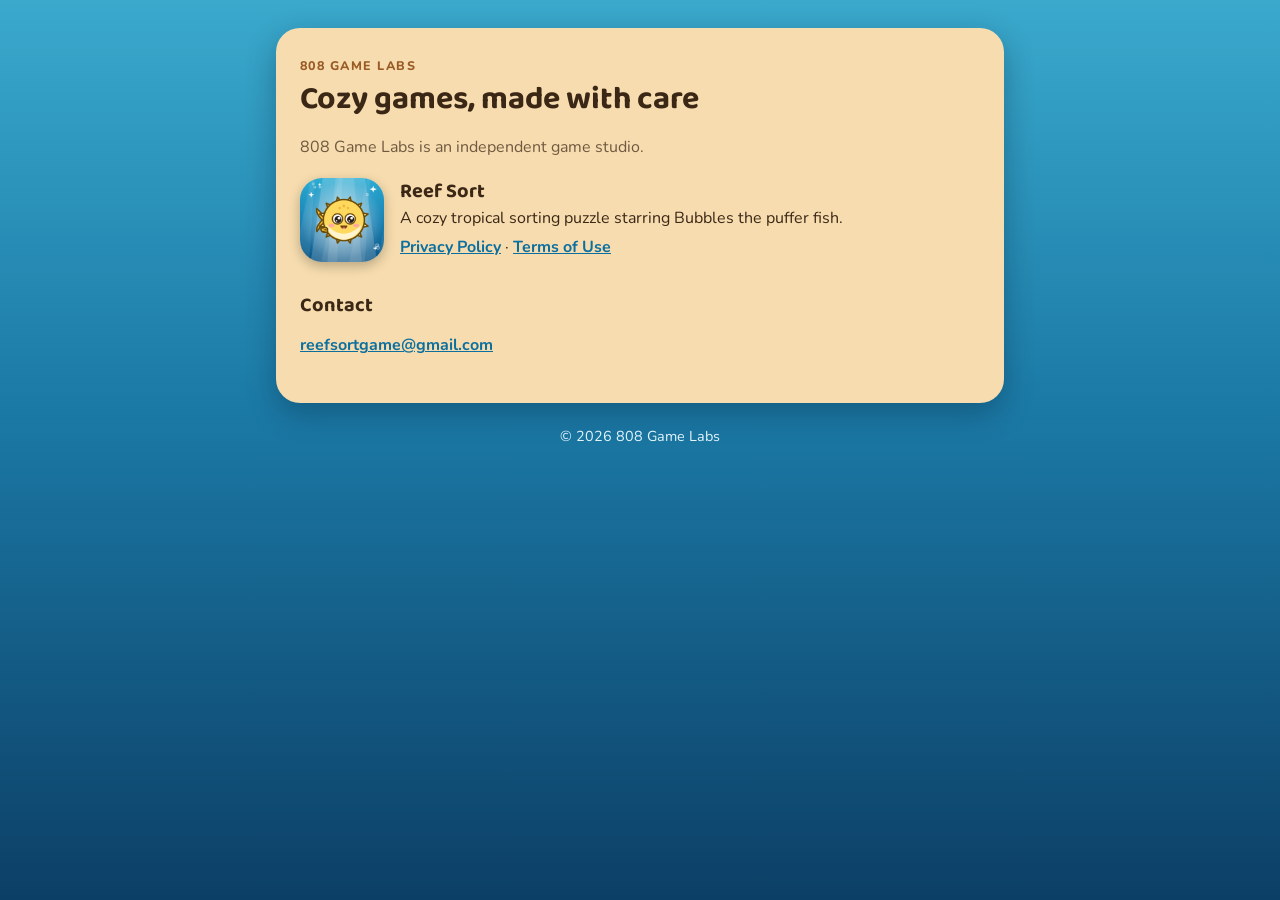
<file: index.html>
<!doctype html>
<html lang="en">
<head>
<meta charset="utf-8">
<meta name="viewport" content="width=device-width,initial-scale=1">
<title>808 Game Labs</title>
<link rel="preconnect" href="https://fonts.googleapis.com"><link href="https://fonts.googleapis.com/css2?family=Baloo+2:wght@800&family=Nunito:wght@600;700;800&display=swap" rel="stylesheet">
<link rel="stylesheet" href="style.css">
</head>
<body>
<main>
  <div class="card">
    <p class="eyebrow">808 Game Labs</p>
    <h1>Cozy games, made with care</h1>
    <p class="muted">808 Game Labs is an independent game studio.</p>
    <div class="app">
      <img src="reef-sort/icon.png" alt="Reef Sort app icon">
      <div>
        <h2 style="margin:0">Reef Sort</h2>
        <p style="margin:.2em 0">A cozy tropical sorting puzzle starring Bubbles the puffer fish.</p>
        <p style="margin:0"><a href="reef-sort/privacy/">Privacy Policy</a> · <a href="reef-sort/terms/">Terms of Use</a></p>
      </div>
    </div>
    <h2>Contact</h2>
    <p><a href="mailto:reefsortgame@gmail.com">reefsortgame@gmail.com</a></p>
  </div>
  <footer>© 2026 808 Game Labs</footer>
</main>
</body>
</html>
</file>
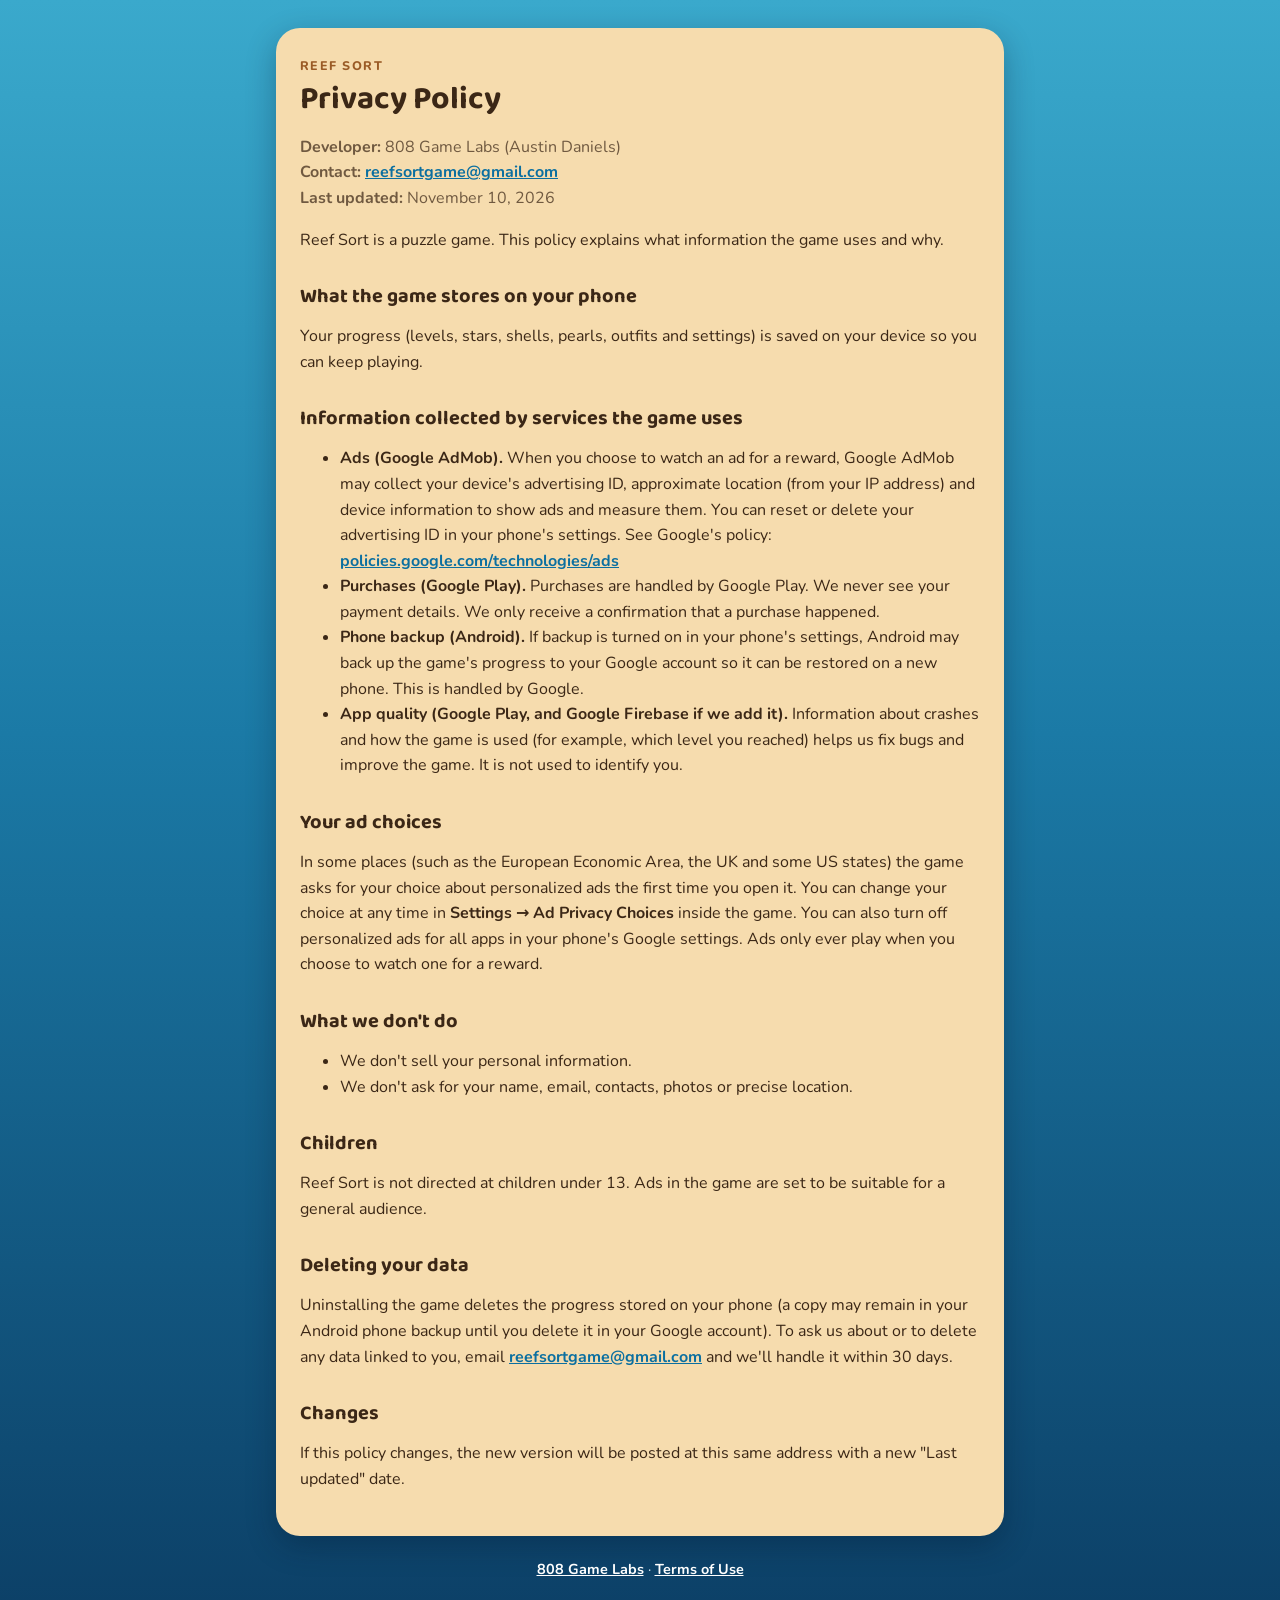
<file: reef-sort/privacy/index.html>
<!doctype html>
<html lang="en">
<head>
<meta charset="utf-8">
<meta name="viewport" content="width=device-width,initial-scale=1">
<title>Reef Sort Privacy Policy</title>
<link rel="preconnect" href="https://fonts.googleapis.com"><link href="https://fonts.googleapis.com/css2?family=Baloo+2:wght@800&family=Nunito:wght@600;700;800&display=swap" rel="stylesheet">
<link rel="stylesheet" href="../../style.css">
</head>
<body>
<main>
  <div class="card">
    <p class="eyebrow">Reef Sort</p>
    <h1>Privacy Policy</h1>
    <p class="muted"><b>Developer:</b> 808 Game Labs (Austin Daniels)<br>
    <b>Contact:</b> <a href="mailto:reefsortgame@gmail.com">reefsortgame@gmail.com</a><br>
    <b>Last updated:</b> November 10, 2026</p>

    <p>Reef Sort is a puzzle game. This policy explains what information the game uses and why.</p>

    <h2>What the game stores on your phone</h2>
    <p>Your progress (levels, stars, shells, pearls, outfits and settings) is saved on your device so you can keep playing.</p>

    <h2>Information collected by services the game uses</h2>
    <ul>
      <li><b>Ads (Google AdMob).</b> When you choose to watch an ad for a reward, Google AdMob may collect your device's advertising ID, approximate location (from your IP address) and device information to show ads and measure them. You can reset or delete your advertising ID in your phone's settings. See Google's policy: <a href="https://policies.google.com/technologies/ads">policies.google.com/technologies/ads</a></li>
      <li><b>Purchases (Google Play).</b> Purchases are handled by Google Play. We never see your payment details. We only receive a confirmation that a purchase happened.</li>
      <li><b>Phone backup (Android).</b> If backup is turned on in your phone's settings, Android may back up the game's progress to your Google account so it can be restored on a new phone. This is handled by Google.</li>
      <li><b>App quality (Google Play, and Google Firebase if we add it).</b> Information about crashes and how the game is used (for example, which level you reached) helps us fix bugs and improve the game. It is not used to identify you.</li>
    </ul>

    <h2>Your ad choices</h2>
    <p>In some places (such as the European Economic Area, the UK and some US states) the game asks for your choice about personalized ads the first time you open it. You can change your choice at any time in <b>Settings → Ad Privacy Choices</b> inside the game. You can also turn off personalized ads for all apps in your phone's Google settings. Ads only ever play when you choose to watch one for a reward.</p>
    <h2>What we don't do</h2>
    <ul>
      <li>We don't sell your personal information.</li>
      <li>We don't ask for your name, email, contacts, photos or precise location.</li>
    </ul>

    <h2>Children</h2>
    <p>Reef Sort is not directed at children under 13. Ads in the game are set to be suitable for a general audience.</p>

    <h2>Deleting your data</h2>
    <p>Uninstalling the game deletes the progress stored on your phone (a copy may remain in your Android phone backup until you delete it in your Google account). To ask us about or to delete any data linked to you, email <a href="mailto:reefsortgame@gmail.com">reefsortgame@gmail.com</a> and we'll handle it within 30 days.</p>

    <h2>Changes</h2>
    <p>If this policy changes, the new version will be posted at this same address with a new "Last updated" date.</p>
  </div>
  <footer><a href="../../">808 Game Labs</a> · <a href="../terms/">Terms of Use</a></footer>
</main>
</body>
</html>
</file>
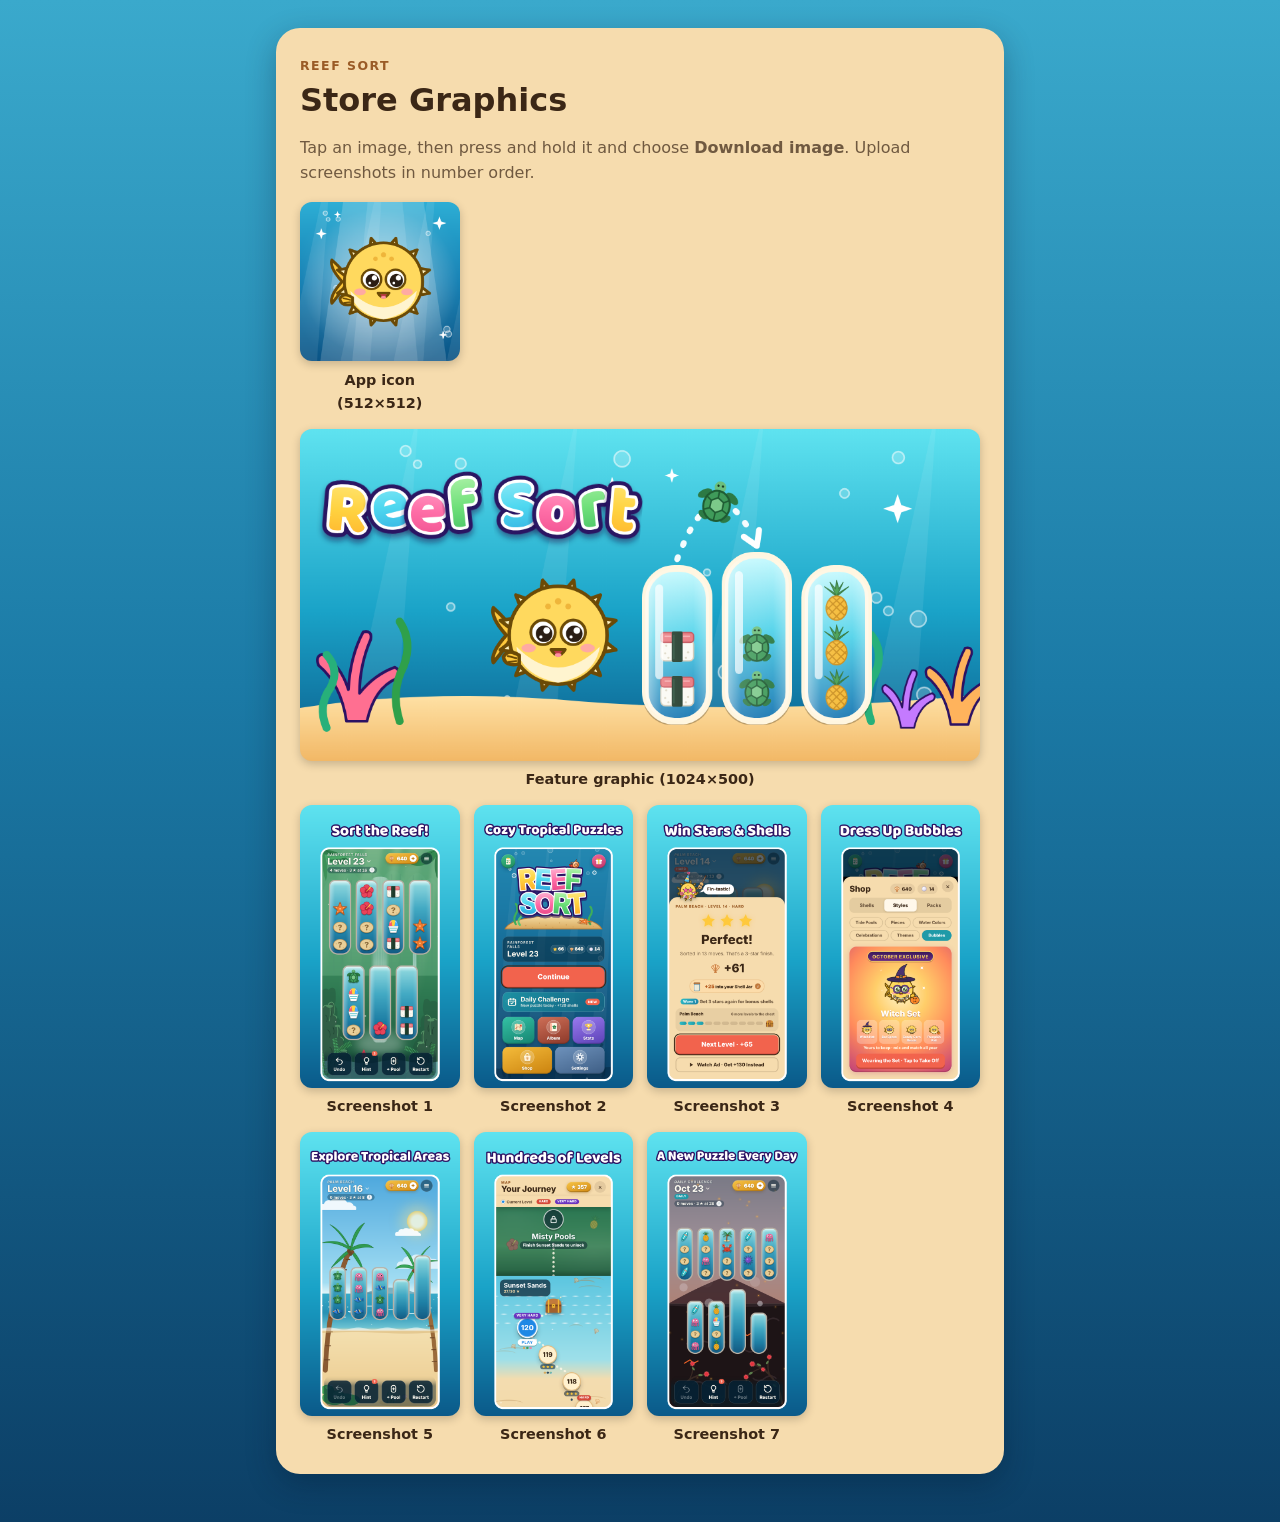
<file: reef-sort/store/index.html>
<!doctype html>
<html lang="en">
<head>
<meta charset="utf-8">
<meta name="viewport" content="width=device-width,initial-scale=1">
<meta name="robots" content="noindex">
<title>Reef Sort Store Graphics</title>
<link rel="stylesheet" href="../../style.css">
<style>.g{display:grid;grid-template-columns:repeat(auto-fill,minmax(140px,1fr));gap:14px;margin-top:14px}.g a{display:block;text-align:center;text-decoration:none;color:var(--ink);font-weight:800;font-size:.9rem}.g img{width:100%;border-radius:12px;box-shadow:0 3px 10px rgba(0,0,0,.2);background:#fff}.wide{grid-column:1/-1}</style>
</head>
<body>
<main>
  <div class="card">
    <p class="eyebrow">Reef Sort</p>
    <h1>Store Graphics</h1>
    <p class="muted">Tap an image, then press and hold it and choose <b>Download image</b>. Upload screenshots in number order.</p>
    <div class="g">
      <a href="icon-512.png" download><img src="icon-512.png" alt="">App icon (512×512)</a>
      <a class="wide" href="feature-graphic-1024x500.png" download><img src="feature-graphic-1024x500.png" alt="">Feature graphic (1024×500)</a>
      <a href="1-sort.png" download><img src="1-sort.png" alt="">Screenshot 1</a>
      <a href="2-home.png" download><img src="2-home.png" alt="">Screenshot 2</a>
      <a href="3-win.png" download><img src="3-win.png" alt="">Screenshot 3</a>
      <a href="4-dress.png" download><img src="4-dress.png" alt="">Screenshot 4</a>
      <a href="5-areas.png" download><img src="5-areas.png" alt="">Screenshot 5</a>
      <a href="6-map.png" download><img src="6-map.png" alt="">Screenshot 6</a>
      <a href="7-daily.png" download><img src="7-daily.png" alt="">Screenshot 7</a>
    </div>
  </div>
</main>
</body>
</html>
</file>
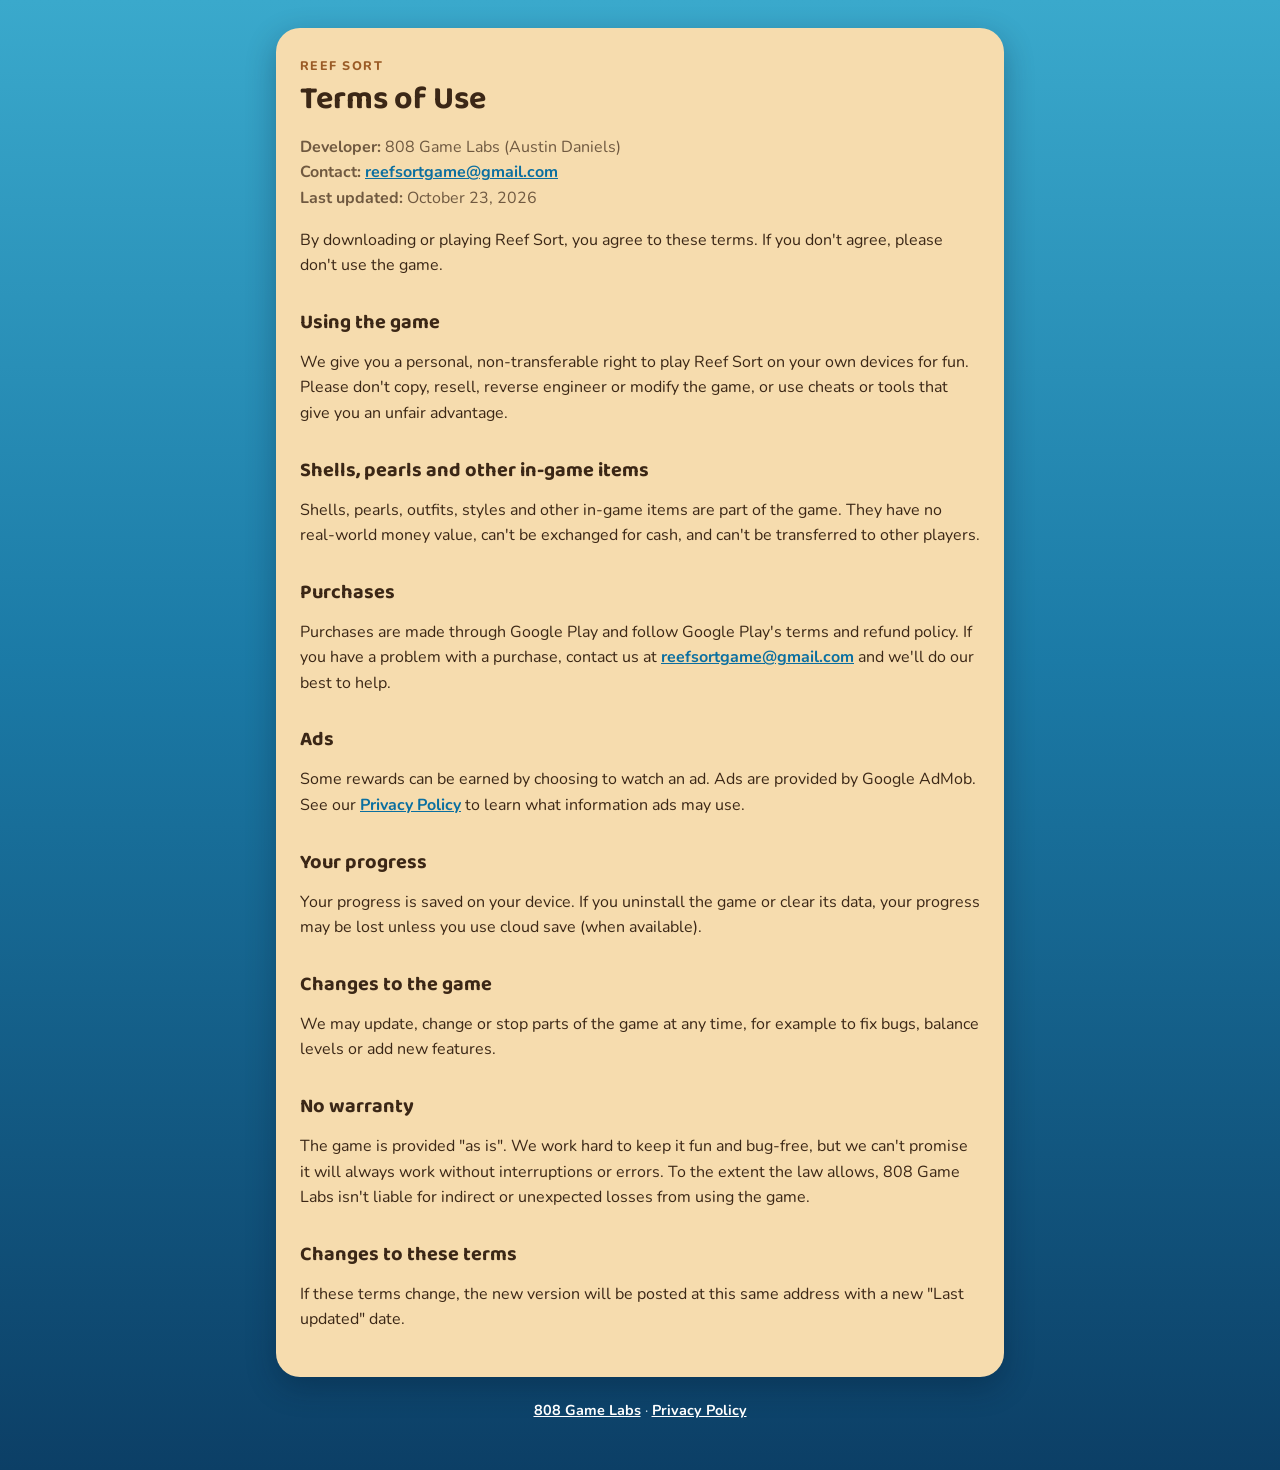
<file: reef-sort/terms/index.html>
<!doctype html>
<html lang="en">
<head>
<meta charset="utf-8">
<meta name="viewport" content="width=device-width,initial-scale=1">
<title>Reef Sort Terms of Use</title>
<link rel="preconnect" href="https://fonts.googleapis.com"><link href="https://fonts.googleapis.com/css2?family=Baloo+2:wght@800&family=Nunito:wght@600;700;800&display=swap" rel="stylesheet">
<link rel="stylesheet" href="../../style.css">
</head>
<body>
<main>
  <div class="card">
    <p class="eyebrow">Reef Sort</p>
    <h1>Terms of Use</h1>
    <p class="muted"><b>Developer:</b> 808 Game Labs (Austin Daniels)<br>
    <b>Contact:</b> <a href="mailto:reefsortgame@gmail.com">reefsortgame@gmail.com</a><br>
    <b>Last updated:</b> October 23, 2026</p>

    <p>By downloading or playing Reef Sort, you agree to these terms. If you don't agree, please don't use the game.</p>

    <h2>Using the game</h2>
    <p>We give you a personal, non-transferable right to play Reef Sort on your own devices for fun. Please don't copy, resell, reverse engineer or modify the game, or use cheats or tools that give you an unfair advantage.</p>

    <h2>Shells, pearls and other in-game items</h2>
    <p>Shells, pearls, outfits, styles and other in-game items are part of the game. They have no real-world money value, can't be exchanged for cash, and can't be transferred to other players.</p>

    <h2>Purchases</h2>
    <p>Purchases are made through Google Play and follow Google Play's terms and refund policy. If you have a problem with a purchase, contact us at <a href="mailto:reefsortgame@gmail.com">reefsortgame@gmail.com</a> and we'll do our best to help.</p>

    <h2>Ads</h2>
    <p>Some rewards can be earned by choosing to watch an ad. Ads are provided by Google AdMob. See our <a href="../privacy/">Privacy Policy</a> to learn what information ads may use.</p>

    <h2>Your progress</h2>
    <p>Your progress is saved on your device. If you uninstall the game or clear its data, your progress may be lost unless you use cloud save (when available).</p>

    <h2>Changes to the game</h2>
    <p>We may update, change or stop parts of the game at any time, for example to fix bugs, balance levels or add new features.</p>

    <h2>No warranty</h2>
    <p>The game is provided "as is". We work hard to keep it fun and bug-free, but we can't promise it will always work without interruptions or errors. To the extent the law allows, 808 Game Labs isn't liable for indirect or unexpected losses from using the game.</p>

    <h2>Changes to these terms</h2>
    <p>If these terms change, the new version will be posted at this same address with a new "Last updated" date.</p>
  </div>
  <footer><a href="../../">808 Game Labs</a> · <a href="../privacy/">Privacy Policy</a></footer>
</main>
</body>
</html>
</file>
<file: style.css>
:root{--sea1:#3aa9cc;--sea2:#1b7aa6;--sea3:#0c3f66;--sand:#f6dcae;--ink:#3b2716;--muted:rgba(59,39,22,.72)}
*{box-sizing:border-box}
html,body{margin:0}
body{font-family:"Nunito",system-ui,-apple-system,"Segoe UI",Roboto,sans-serif;color:var(--ink);background:linear-gradient(180deg,var(--sea1),var(--sea2) 45%,var(--sea3));min-height:100vh;line-height:1.6}
main{max-width:760px;margin:0 auto;padding:28px 16px 48px}
.card{background:var(--sand);border-radius:24px;padding:28px 24px;box-shadow:0 10px 30px rgba(0,20,40,.3)}
h1,h2{font-family:"Baloo 2","Nunito",system-ui,sans-serif;line-height:1.15;margin:0 0 .4em}
h1{font-size:2rem}
h2{font-size:1.25rem;margin-top:1.6em}
p,li{font-size:1rem}
a{color:#0b6fa0;font-weight:700}
.muted{color:var(--muted)}
.app{display:flex;gap:16px;align-items:center;margin-top:18px}
.app img{width:84px;height:84px;border-radius:22px;box-shadow:0 4px 12px rgba(0,0,0,.25)}
.eyebrow{font-weight:800;letter-spacing:.12em;text-transform:uppercase;font-size:.78rem;color:#9a5b26;margin:0 0 6px}
footer{text-align:center;color:#e3f4fb;font-size:.9rem;margin-top:22px}
footer a{color:#fff}
</file>
